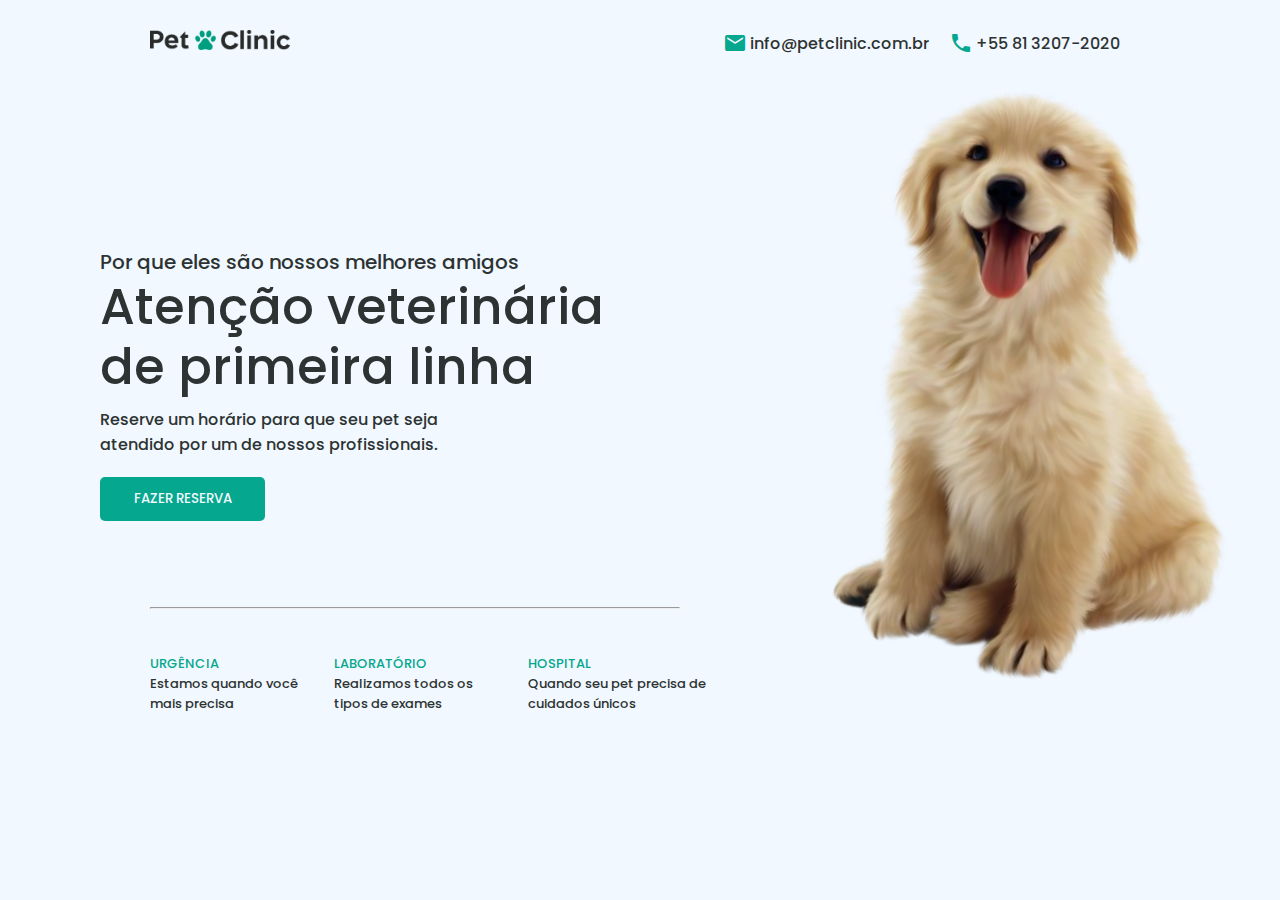
<file: index.html>
<!DOCTYPE html>
<html lang="pt-br">
<head>
    <meta charset="UTF-8">
    <meta http-equiv="X-UA-Compatible" content="IE=edge">
    <meta name="viewport" content="width=device-width, initial-scale=1.0">
    <link href="https://fonts.googleapis.com/icon?family=Material+Icons" rel="stylesheet">
    <link rel="stylesheet" href="./styles/style.css">
    <title>Pet Clinic - Home</title>
</head>
<body>
    <header>
        <div>
            <a href="./index.html"><img src="./images/logo.png" alt="Logo" class="logomarca"></a>
            <nav>
                <div>
                    <span class="material-icons">email</span>
                    <a href="mailto:info@petclinic.com.br">info@petclinic.com.br</a>
                </div>
                <div>
                    <span class="material-icons">
                        phone
                        </span>
                    <a href="tel:+558132072020">+55 81 3207-2020</a>
                </div>
            </nav>
        </div>
    </header>
    <section class="hero-section">
        <div class="hero-content">
            <p>Por que eles são nossos melhores amigos</p>
            <strong>Atenção veterinária <br> de primeira linha</strong>
            <main>Reserve um horário para que seu pet seja atendido por um de nossos profissionais.</main>
            <button class="primario" id="reserva">Fazer Reserva</button>
        </div>
        <img src="./images/mascote hero.png" alt="Mascote Pet Clinic">
    </section>
    <hr>
    <section class="listaItemsClinica">
        <div>
            <span>
                <p class="listaSubtitulo">Urgência</p>
                <p class="listaSubtituloP">Estamos quando você mais precisa</p>
            </span>
        </div>
        <div>
            <span>
                <p class="listaSubtitulo">Laboratório</p>
            <p class="listaSubtituloP">Realizamos todos os tipos de exames</p>
            </span>            
        </div>
        <div>
            <span>
                <p class="listaSubtitulo">Hospital</p>
                <p class="listaSubtituloP">Quando seu pet precisa de cuidados únicos</p>
            </span>            
        </div>
    </section>
    <script type="text/javascript">
        const btnRsv = document.querySelector('#reserva')
        btnRsv.addEventListener('click', (e) => {
            e.preventDefault()
            location.assign('./reserva.html')
        })
    </script>
</body>
</html>
</file>
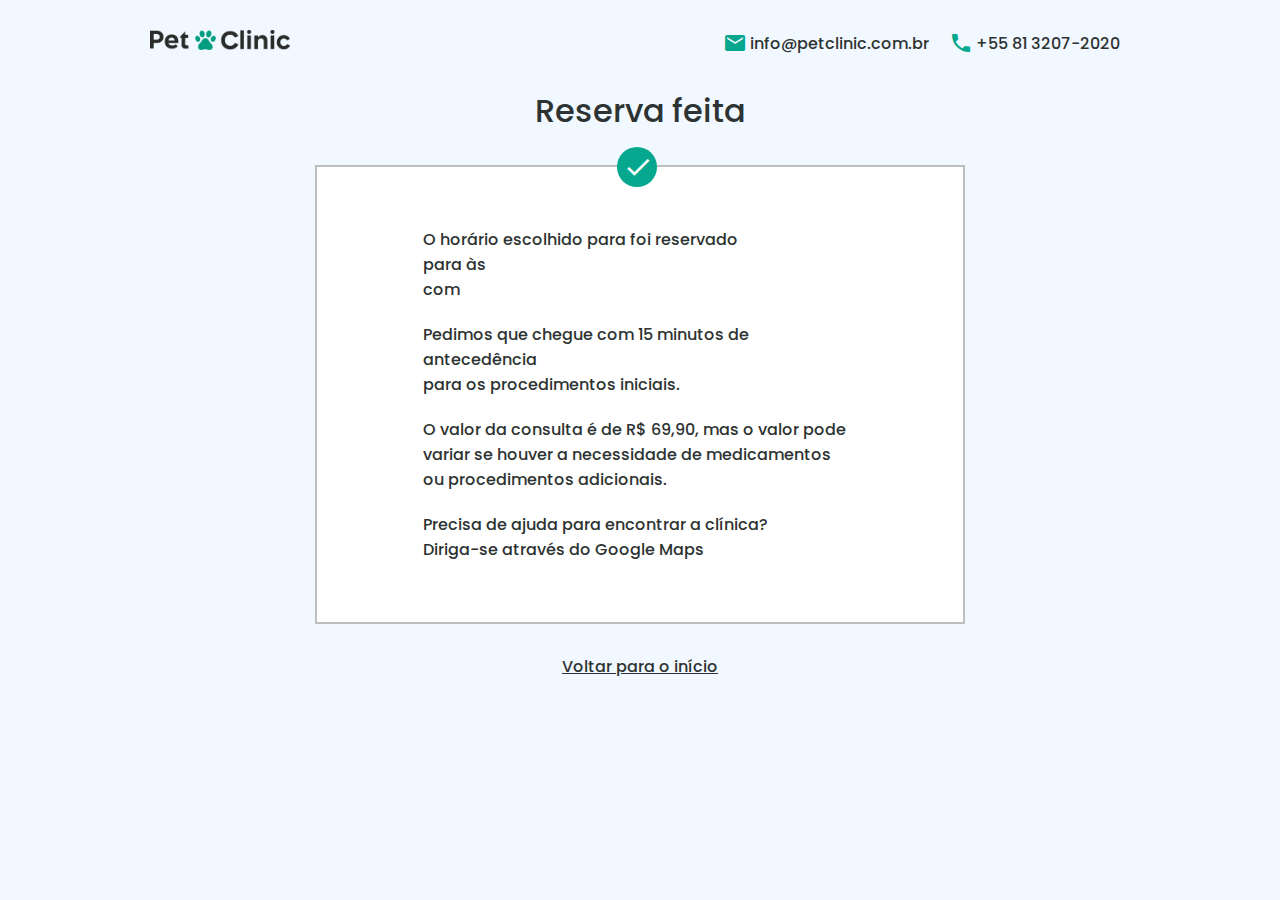
<file: checkout.html>
<!DOCTYPE html>
<html lang="pt-br">
<head>
    <meta charset="UTF-8">
    <meta http-equiv="X-UA-Compatible" content="IE=edge">
    <meta name="viewport" content="width=device-width, initial-scale=1.0">
    <link href="https://fonts.googleapis.com/icon?family=Material+Icons" rel="stylesheet">
    <link rel="stylesheet" href="https://cdnjs.cloudflare.com/ajax/libs/font-awesome/6.0.0/css/all.min.css"/>
    <link href="https://unpkg.com/swiper@8/swiper-bundle.min.css" rel="stylesheet"/>
    <script src="https://unpkg.com/swiper@8/swiper-bundle.min.js"></script>
    <link rel="stylesheet" href="./styles/style.css">
    <link rel="stylesheet" href="./styles/formulario.css">
    <title>Pet Clinic - Reserva efetuada</title>
</head>
<body>
    <div class="main-content">
        <header>
            <div>
                <a href="./index.html"><img src="./images/logo.png" alt="Logo" class="logomarca"></a>
                <nav>
                    <div>
                        <span class="material-icons">email</span>
                        <a href="mailto:info@petclinic.com.br">info@petclinic.com.br</a>
                    </div>
                    <div>
                        <span class="material-icons">
                            phone
                            </span>
                        <a href="tel:+558132072020">+55 81 3207-2020</a>
                    </div>
                </nav>
            </div>
        </header>
        <section>
            <h2 style="text-align: center; font-size: 2rem;">Reserva feita</h2>    
            <div class="msg-container">
                <div class="msg-rsv">
                    <p>O horário escolhido para <span id="pet-name" style="text-transform: capitalize;"></span> foi reservado <br> para <span id="data"></span> às <span id="horario"></span> <br>com <span id="veterinario"></span></p>
                    <p>Pedimos que chegue com 15 minutos de antecedência <br>para os procedimentos iniciais.</p>
                    <p>O valor da consulta é de R$ 69,90, mas o valor pode <br>variar se houver a necessidade de medicamentos <br>ou procedimentos adicionais.</p>

                    <p>Precisa de ajuda para encontrar a clínica?<br>
                        Diriga-se através do Google Maps
                    </p>
                </div>
                <div class="confirmacao">
                    <span class="material-icons">done</span>
                </div>
            </div>

            <div class="go-back"><a href="./">Voltar para o início</a></div>
               
        </section>
    </div>
    <div class="footer"><!-- Os botões de transição -->
        
    </div>
</body>
<script type="text/javascript" src="./js/temp.js"></script>
<script type="text/javascript" src="./js/vet.js"></script>
<script type="text/javascript" src="./js/hora.js"></script>
<script type="text/javascript" src="./js/form.js"></script>
<script type="text/javascript">

    const nomeAnimal = document.querySelector('#pet-name')
    nomeAnimal.textContent = form[0].petnome

    const diaMarcado = document.querySelector('#data')
    diaMarcado.textContent = hora[0].data

    const horarioAt = document.querySelector('#horario')
    horarioAt.textContent = hora[0].horario

    const veterinario = document.querySelector('#veterinario')
    veterinario.textContent = vet[0].veterinario
    
</script>
</html>
</file>
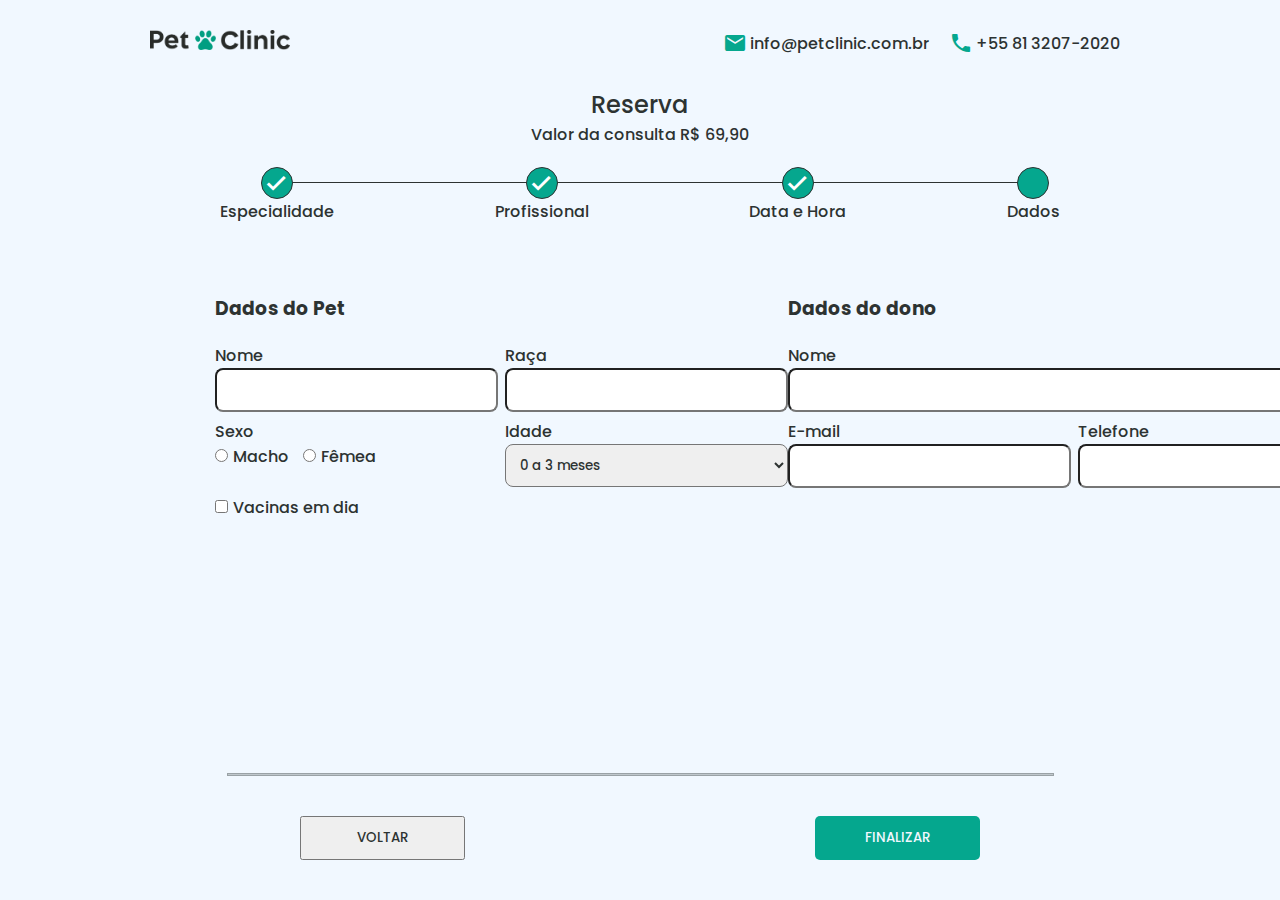
<file: formulario.html>
<!DOCTYPE html>
<html lang="pt-br">
<head>
    <meta charset="UTF-8">
    <meta http-equiv="X-UA-Compatible" content="IE=edge">
    <meta name="viewport" content="width=device-width, initial-scale=1.0">
    <link href="https://fonts.googleapis.com/icon?family=Material+Icons" rel="stylesheet">
    <link rel="stylesheet" href="https://cdnjs.cloudflare.com/ajax/libs/font-awesome/6.0.0/css/all.min.css"/>
    <link href="https://unpkg.com/swiper@8/swiper-bundle.min.css" rel="stylesheet"/>
    <script src="https://unpkg.com/swiper@8/swiper-bundle.min.js"></script>
    <link rel="stylesheet" href="./styles/style.css">
    <link rel="stylesheet" href="./styles/reserva.css">
    <link rel="stylesheet" href="./styles/formulario.css">
    <title>Pet Clinic - Formulário</title>
</head>
<body>
    <div class="main-content">
        <header>
            <div>
                <a href="./index.html"><img src="./images/logo.png" alt="Logo" class="logomarca"></a>
                <nav>
                    <div>
                        <span class="material-icons">email</span>
                        <a href="mailto:info@petclinic.com.br">info@petclinic.com.br</a>
                    </div>
                    <div>
                        <span class="material-icons">
                            phone
                            </span>
                        <a href="tel:+558132072020">+55 81 3207-2020</a>
                    </div>
                </nav>
            </div>
        </header>
        <section>
            <h2>Reserva</h2>
            <p class="valorConsulta">Valor da consulta R$ 69,90</p>
    
            <!-- barra de progresso -->
            <div class="barra-container">
                <ul class="barra-progresso">
                    <li class="ativado"><span class="material-icons topo">done</span>Especialidade</li>
                    <li class="ativado"><span class="material-icons topo topo1">done</span>Profissional</li>
                    <li class="ativado"><span class="material-icons topo topo2">done</span>Data e Hora</li>
                    <li class="ativado">Dados</li>
                </ul>
            </div>

            <div class="secoes">

                <div class="sec1">
        
                    <h3 class="subtitulo">Dados do Pet</h3>
                    
                    <div class="form-pet">

                        <div>
                            <p>Nome</p>
                            <input type="text" id="pet-name" required>
                        </div>
                        
                        <div>
                            <p>Raça</p>
                            <input type="text" id="breed" required>
                        </div>

                        
                        <div class="selecionaSexo">
                            <p>Sexo</p>
                            <div>
                                <label><input type="radio" name="pet-sex" value="macho">Macho</label>
                                <label><input type="radio" class="femea" name="pet-sex" value="femea">Fêmea</label>
                            </div>
                        </div>
                        
                        <div class="idade-pet">
                            <p>Idade</p>
                        <select name="" id="pet-age">
                            <option value="0 a 3 meses">0 a 3 meses</option>
                            <option value="4 a 6 meses">4 a 6 meses</option>
                            <option value="7 a 9 meses">7 a 9 meses</option>
                            <option value="10 a 12 meses">10 a 12 meses</option>
                            <option value="1 ano a 2 anos">1 ano a 2 anos</option>
                            <option value="3 ano a 5 anos">3 ano a 5 anos</option>
                            <option value="+ de 5 anos">+ de 5 anos</option>
                        </select>
                        </div>
                        
                        <label class="infovacinas"><input type="checkbox" id="vacinas" value="vacinas em dias">Vacinas em dia</label>
                    </div>

                </div>
                
                <div class="sec2">
                    <h3>Dados do dono</h3>

                    <div class="form-humano">
                        <div class="nome-humano">
                            <p>Nome</p>
                            <input type="text" id="nome" required>
                        </div>
                       
                        <div class="contato">
                            <p>E-mail</p>
                            <input type="email" id="email" required>
                        </div>
    
                        <div class="contato">
                            <p>Telefone</p>
                            <input type="tel" id="telefone" required>
                        </div>
                    </div>
                </div>
            </div>
        </section>
    </div>
    <div class="footer"><!-- Os botões de transição -->
        <div class="navegaTelas">
            <span>
                <button class="secundario" id="voltarPg">Voltar</button>
                <button class="primario2" id="proximo">Finalizar</button>
            </span>
        </div>
    </div>
    <script type="text/javascript" src="./js/form.js"></script>
</body>

<script type="text/javascript">

    //refresh automatico pra evitar bugs

    (function() {
        if( window.sessionStorage ) {
    
        if( !sessionStorage.getItem( 'firstLoad' ) ) {
            sessionStorage[ 'firstLoad' ] = true;
            window.location.reload();
    
        } else {
            sessionStorage.removeItem( 'firstLoad' );
        }
        }
    })();

    apagaform()

    const btnVoltar = document.querySelector('#voltarPg')
    const btnPrx = document.querySelector('#proximo')
    btnVoltar.addEventListener('click', (e) => {
        e.preventDefault()
        window.history.back()
    })

    const nomepet = document.querySelector('#pet-name')
    const raca = document.querySelector('#breed')
    const petSex = document.getElementsByName('pet-sex')
    const age = document.querySelector('#pet-age')
    const vacina = document.querySelector('#vacinas')
    const nome = document.querySelector('#nome')
    const email = document.querySelector('#email')
    const fone = document.querySelector('#telefone')

    btnPrx.addEventListener('click', (e) => {
        e.preventDefault()

        //capturar sexo do animal
        s = ''

        for(let i = 0; i < petSex.length; i++){
            if(petSex[i].checked == true){
                s += petSex[i].value
            }
        }
        
        //permitir ir para o prox apenas se todos os campos foram preenchidos foi escolhido
        if(nomepet.value == '' || raca.value == '' || s == '' || nome.value == '' || email.value == '' || fone.value == ''){
            alert('Preencha todos os campos')
        }else{
            if(vacina.checked == true ){
                criaform(nomepet.value, raca.value, s, age.value, 'vacinado', nome.value, email.value, fone.value)
                location.assign('./checkout.html')
            }else{
                criaform(nomepet.value, raca.value, s, age.value, 'não vacinado', nome.value, email.value, fone.value)
                location.assign('./checkout.html')
            }
        }
        



        

    })
</script>
</html>
</file>
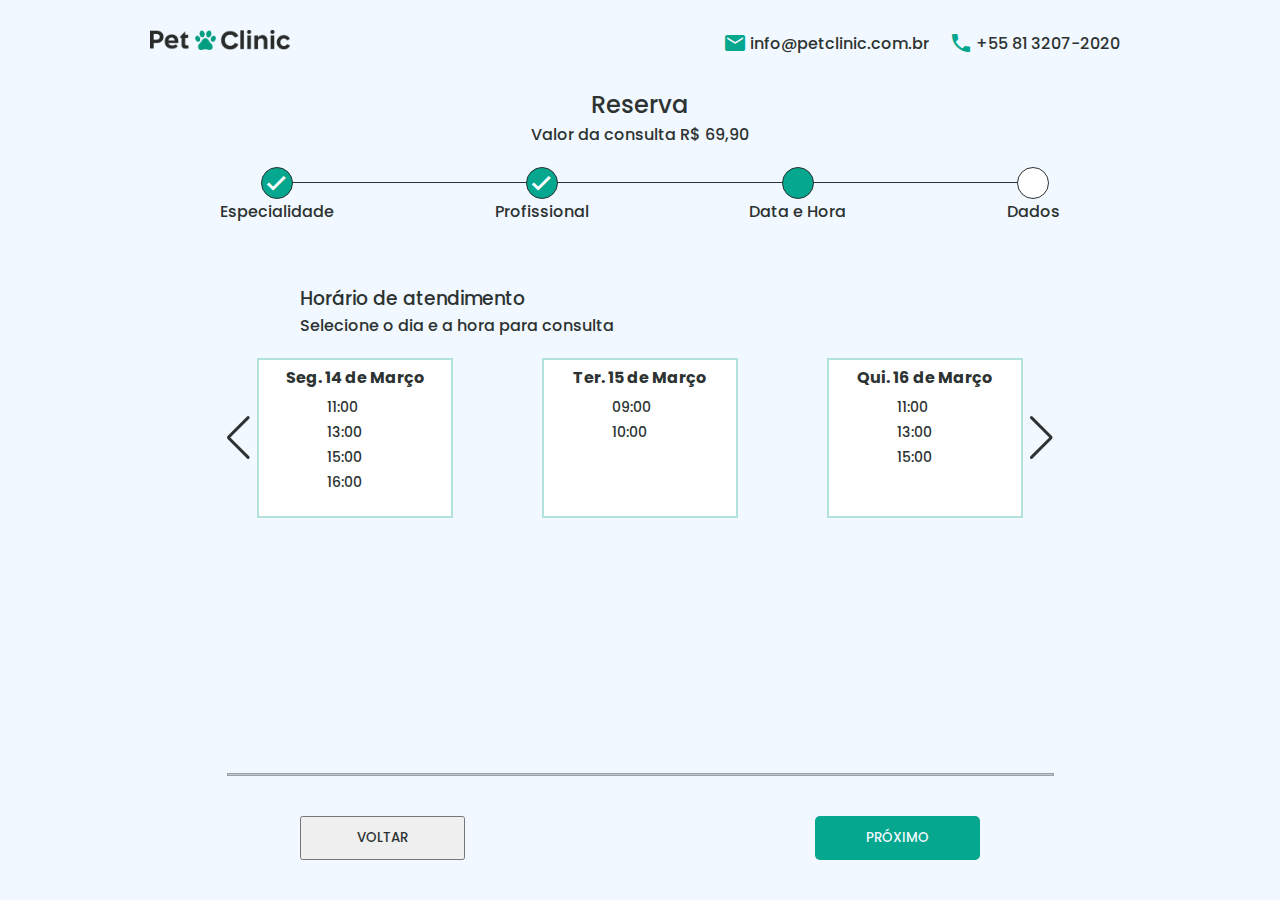
<file: horarios.html>
<!DOCTYPE html>
<html lang="pt-br">
<head>
    <meta charset="UTF-8">
    <meta http-equiv="X-UA-Compatible" content="IE=edge">
    <meta name="viewport" content="width=device-width, initial-scale=1.0">
    <link href="https://fonts.googleapis.com/icon?family=Material+Icons" rel="stylesheet">
    <link rel="stylesheet" href="https://cdnjs.cloudflare.com/ajax/libs/font-awesome/6.0.0/css/all.min.css"/>
    <link href="https://unpkg.com/swiper@8/swiper-bundle.min.css" rel="stylesheet"/>
    <script src="https://unpkg.com/swiper@8/swiper-bundle.min.js"></script>
    <link rel="stylesheet" href="./styles/style.css">
    <link rel="stylesheet" href="./styles/reserva.css">
    <link rel="stylesheet" href="./styles/horarios.css">
    <title>Pet Clinic - Horários</title>
</head>
<body>
    <div class="main-content">
        <header>
            <div>
                <a href="./index.html"><img src="./images/logo.png" alt="Logo" class="logomarca"></a>
                <nav>
                    <div>
                        <span class="material-icons">email</span>
                        <a href="mailto:info@petclinic.com.br">info@petclinic.com.br</a>
                    </div>
                    <div>
                        <span class="material-icons">
                            phone
                            </span>
                        <a href="tel:+558132072020">+55 81 3207-2020</a>
                    </div>
                </nav>
            </div>
        </header>
        <section>
            <h2>Reserva</h2>
            <p class="valorConsulta">Valor da consulta R$ 69,90</p>
    
            <!-- barra de progresso -->
            <div class="barra-container">
                <ul class="barra-progresso">
                    <li class="ativado"><span class="material-icons topo">done</span>Especialidade</li>
                    <li class="ativado"><span class="material-icons topo topo1">done</span>Profissional</li>
                    <li class="ativado">Data e Hora</li>
                    <li>Dados</li>
                </ul>
            </div>
    
            <h3>Horário de atendimento</h3>
            <p class="txtEscolha">Selecione o dia e a hora para consulta</p>
    
            <!-- Slider main container -->
            <div class="swiper">
                <!-- Additional required wrapper -->
                <div class="swiper-wrapper">
                    <!-- Slides -->
                    <div class="swiper-slide">
                        <label class="card-data">
                            <input type="radio" name="listaHoras" hidden>
                                <div class="info-data">
                                    <p>Seg. 14 de Março</p>
                                </div>
                                <div class="info-horas">
                                    <label class="horas"><input type="radio" hidden name="horarios"><span class="material-icons">done</span><p>11:00</p></label>
                                    <label class="horas"><input type="radio" hidden name="horarios"><span class="material-icons">done</span><p>13:00</p></label>
                                    <label class="horas"><input type="radio" hidden name="horarios"><span class="material-icons">done</span><p>15:00</p></label>
                                    <label class="horas"><input type="radio" hidden name="horarios"><span class="material-icons">done</span><p>16:00</p></label>
                                </div>
                        </label>
                    </div>
                    <div class="swiper-slide">
                        <label class="card-data">
                            <input type="radio" name="listaHoras" hidden>
                            <div class="info-data">
                                <p>Ter. 15 de Março</p>
                            </div>
                            <div class="info-horas">
                                <label class="horas"><input type="radio" hidden name="horarios"><span class="material-icons">done</span><p>09:00</p></label>
                                <label class="horas"><input type="radio" hidden name="horarios"><span class="material-icons">done</span><p>10:00</p></label>
                            </div>
                        </label>
                    </div>
                    <div class="swiper-slide">
                        <label class="card-data">
                            <input type="radio" name="listaHoras" hidden>
                            <div class="info-data">
                                <p>Qui. 16 de Março</p>
                            </div>
                            <div class="info-horas">
                                <label class="horas"><input type="radio" hidden name="horarios"><span class="material-icons">done</span><p>11:00</p></label>
                                <label class="horas"><input type="radio" hidden name="horarios"><span class="material-icons">done</span><p>13:00</p></label>
                                <label class="horas"><input type="radio" hidden name="horarios"><span class="material-icons">done</span><p>15:00</p></label>
                            </div>
                        </label>
                    </div>
                    <div class="swiper-slide">
                        <label class="card-data">
                            <input type="radio" name="listaHoras" hidden>
                            <div class="info-data">
                                <p>Sex. 17 de Março</p>
                            </div>
                            <div class="info-horas">
                                <label class="horas"><input type="radio" hidden name="horarios"><span class="material-icons">done</span><p>11:00</p></label>
                                <label class="horas"><input type="radio" hidden name="horarios"><span class="material-icons">done</span><p>13:00</p></label>
                            </div>
                        </label>
                    </div>
                </div>
      
                <!-- If we need navigation buttons -->
                <div class="swiper-button-prev"></div>
                <div class="swiper-button-next"></div>
      
            </div>
    
        </section>
    </div>
    
    <div class="footer"><!-- Os botões de transição -->
        <div class="navegaTelas">
            <span>
                <button class="secundario" id="voltarPg">Voltar</button>
                <button class="primario2" id="proximo">Próximo</button>
            </span>
        </div>
    </div>
    <script type="text/javascript" src="./js/hora.js"></script>
</body>
<script>
    const swiper = new Swiper('.swiper', {
    // Optional parameters
    direction: 'horizontal',
    loop: true,
    slidesPerView: 3,
    spaceBetween: 5,

    // If we need pagination
    pagination: {
        el: '.swiper-pagination',
    },

    // Navigation arrows
    navigation: {
        nextEl: '.swiper-button-next',
        prevEl: '.swiper-button-prev',
    },

    
    });
</script>
<script type="text/javascript">

//refresh automatico pra evitar bugs

    (function() {
        if( window.sessionStorage ) {
    
        if( !sessionStorage.getItem( 'firstLoad' ) ) {
            sessionStorage[ 'firstLoad' ] = true;
            window.location.reload();
    
        } else {
            sessionStorage.removeItem( 'firstLoad' );
        }
        }
    })();

    apagahora()

    const btnVoltar = document.querySelector('#voltarPg')
    const btnPrx = document.querySelector('#proximo')
    btnVoltar.addEventListener('click', (e) => {
        e.preventDefault()
        window.history.back()
    })

    const horas = document.getElementsByName('horarios')
    horas.forEach((h) => {
        h.addEventListener('change', () => {
            for(let i=0; i<horas.length; i++){
                if(horas[i].checked == true){
                    horas[i].parentNode.setAttribute('style', 'background-color: #05a78e;')                        
                    horas[i].parentNode.children[2].setAttribute('style', 'color: #fff;')
                }
                if(horas[i].checked == false){
                    horas[i].parentNode.removeAttribute('style')
                    horas[i].parentNode.children[2].removeAttribute('style')
                }
            }
        })
    })

    btnPrx.addEventListener('click', (e) => {
        e.preventDefault()

        //permitir ir para o prox apenas se um dos horários foi escolhido
        const escolheuHora = document.querySelectorAll('input[type=radio]:checked').length
        const hr = document.querySelectorAll('input[type=radio]:checked')
        if(escolheuHora > 0){
            let data = hr[0].parentNode.parentNode.parentNode.children[1].children[0].textContent
            let h = hr[0].parentNode.children[2].textContent
            criahora(data, h)
            location.assign('./formulario.html')
        }else{
            alert('Favor escolher ao menos 1 opção')
        }
    })
</script>
</html>
</file>
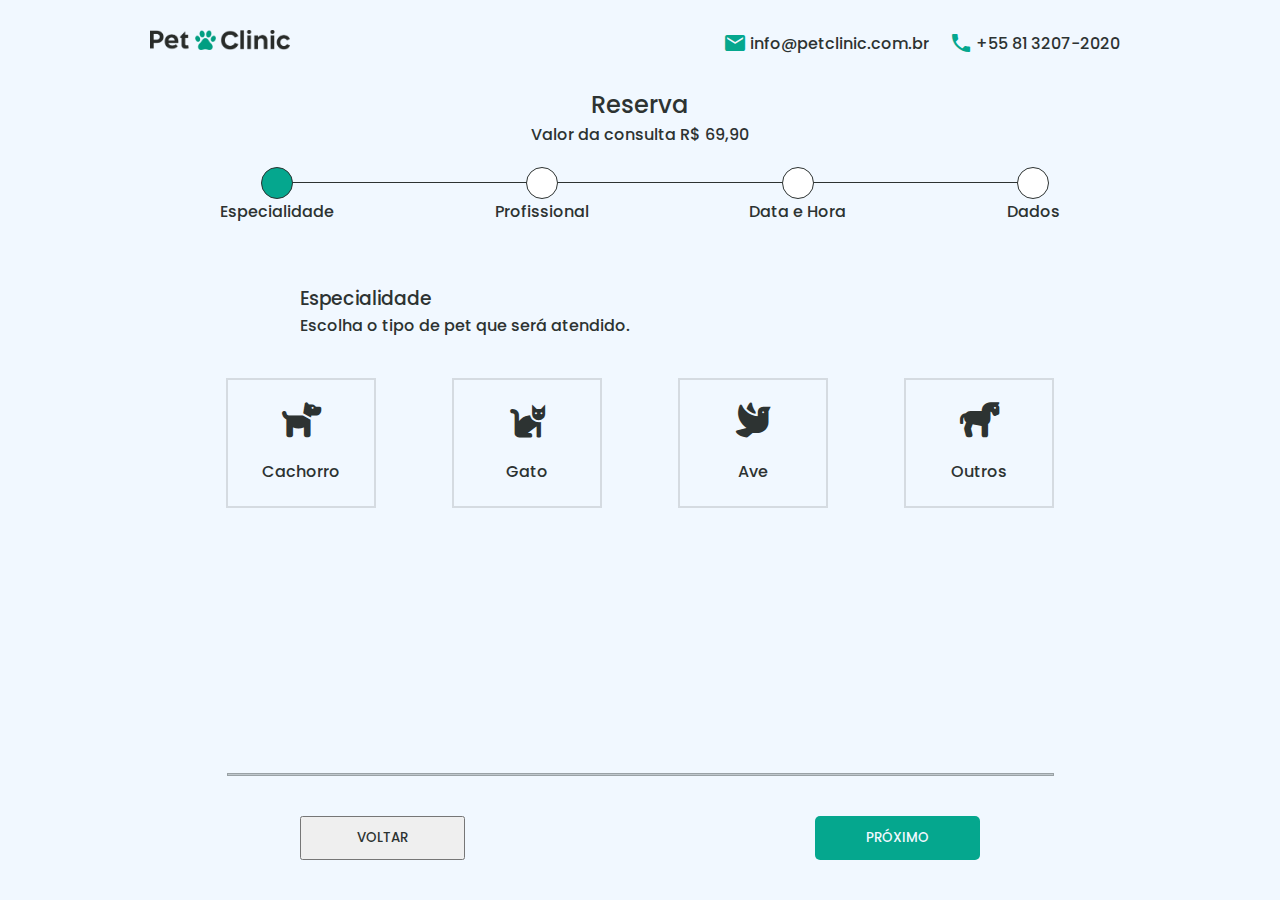
<file: reserva.html>
<!DOCTYPE html>
<html lang="pt-br">
<head>
    <meta charset="UTF-8">
    <meta http-equiv="X-UA-Compatible" content="IE=edge">
    <meta name="viewport" content="width=device-width, initial-scale=1.0">
    <link rel="stylesheet" href="https://cdnjs.cloudflare.com/ajax/libs/font-awesome/6.0.0/css/all.min.css"/>
    <link href="https://fonts.googleapis.com/icon?family=Material+Icons" rel="stylesheet">
    <link rel="stylesheet" href="./styles/reserva.css">
    <link rel="stylesheet" href="./styles/style.css">
    <title>Pet Clinic - Especialidades</title>
</head>
<body>
    <div class="main-content"><header>
        <div>
            <a href="./index.html"><img src="./images/logo.png" alt="Logo" class="logomarca"></a>
            <nav>
                <div>
                    <span class="material-icons">email</span>
                    <a href="mailto:info@petclinic.com.br">info@petclinic.com.br</a>
                </div>
                <div>
                    <span class="material-icons">
                        phone
                        </span>
                    <a href="tel:+558132072020">+55 81 3207-2020</a>
                </div>
            </nav>
        </div>
    </header>
    <section>
        <h2>Reserva</h2>
        <p class="valorConsulta">Valor da consulta R$ 69,90</p>

        <!-- barra de progresso -->
        <div class="barra-container">
            <ul class="barra-progresso">
                <li class="ativado"><p>Especialidade</p> </li>
                <li><p>Profissional</p></li>
                <li><p>Data e Hora</p></li>
                <li><p>Dados</p></li>
            </ul>
        </div>

        <h3>Especialidade</h3>
        <p class="txtEscolha">Escolha o tipo de pet que será atendido.</p>

        <div class="escolheAnimal">
            <label>
                <input type="radio" name="listaPet" hidden value="Cachorro">
                <i class="fa-solid fa-dog"></i>
                <p>Cachorro</p>
                <span class="material-icons escondeEscolha">done</span>
            </label>
            <label>
                <input type="radio" name="listaPet" hidden value="Gato">
                <i class="fa-solid fa-cat"></i>
                <p>Gato</p>
                <span class="material-icons escondeEscolha">done</span>
            </label>
            <label>
                <input type="radio" name="listaPet" hidden value="Ave">
                <i class="fa-solid fa-dove"></i>
                <p>Ave</p>
                <span class="material-icons escondeEscolha">done</span>
            </label>
            <label>
                <input type="radio" name="listaPet" hidden value="Outros">
                <i class="fa-solid fa-horse"></i>
                <p>Outros</p>
                <span class="material-icons escondeEscolha">done</span>
            </label>
    </section>
        </div>
    </div>
    <div class="footer">
        <div class="navegaTelas">
            <span>
                <button class="secundario" id="voltarPg">Voltar</button>
                <button class="primario2" id="proximo">Próximo</button>
            </span>
            
        </div>
    </div>
    <script type="text/javascript" src="./js/temp.js"></script>
</body>

<script type="text/javascript">

    //refresh automatico pra evitar bugs

    (function() {
        if( window.sessionStorage ) {
    
        if( !sessionStorage.getItem( 'firstLoad' ) ) {
            sessionStorage[ 'firstLoad' ] = true;
            window.location.reload();
    
        } else {
            sessionStorage.removeItem( 'firstLoad' );
        }
        }
    })();

    apagatemp()

    //selecao do animal 

    const listaAnimais = document.querySelectorAll('input')
    listaAnimais.forEach((animal) => {
        animal.addEventListener('change', () => {
            for(let i = 0; i < listaAnimais.length; i++){
                if(listaAnimais[i].checked == true){
                    animal.parentNode.children[1].setAttribute('style', 'color: #05a78e;')
                    animal.parentNode.setAttribute('style', 'border-color: #05a78e;')
                    animal.parentNode.children[3].setAttribute('class', 'material-icons escolheuPet')                        
                }
                if(listaAnimais[i].checked == false){
                    listaAnimais[i].parentNode.children[1].setAttribute('style', 'color: #2d3332;')
                    listaAnimais[i].parentNode.children[3].setAttribute('class', 'material-icons escondeEscolha')
                    listaAnimais[i].parentNode.setAttribute('style', 'border-color: #2d333225;')
                }
            }
        })
    })

    const btnVoltar = document.querySelector('#voltarPg')
    const btnPrx = document.querySelector('#proximo')
    btnVoltar.addEventListener('click', (e) => {
        e.preventDefault()
        window.history.back()
    })

    btnPrx.addEventListener('click', (e) => {
        e.preventDefault()

        //permitir ir para o prox apenas se um dos animais foi escolhido

        const animaisMarcado = document.querySelectorAll('input[type=radio]:checked').length
        const animal = document.querySelectorAll('input[type=radio]:checked')
        if(animaisMarcado > 0){
            criatemp(animal[0].value)
            location.assign('./veterinario.html')
        }else{
            alert('Favor escolher ao menos 1 opção')
        }

    })
</script>
</html>
</file>
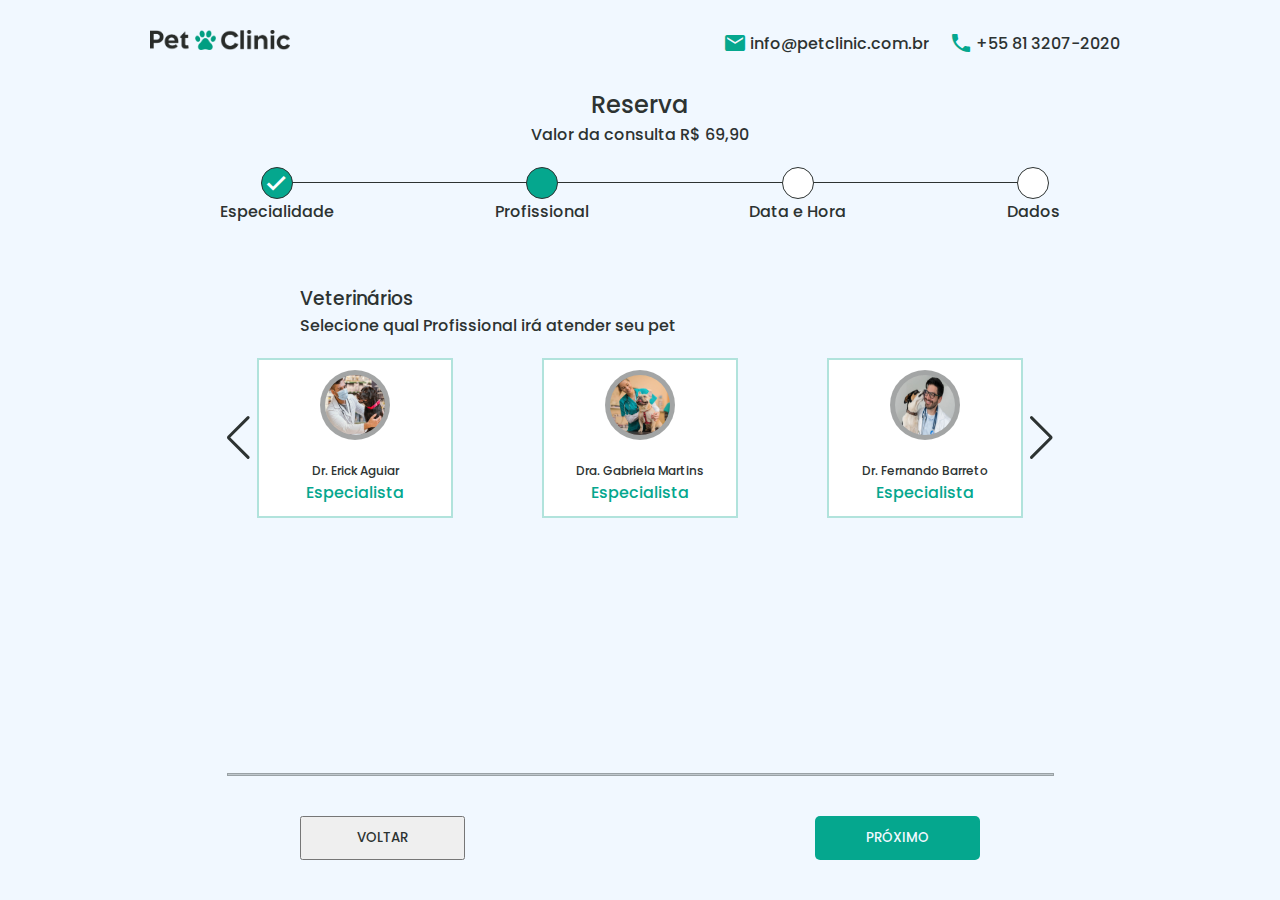
<file: veterinario.html>
<!DOCTYPE html>
<html lang="pt-br">
<head>
    <meta charset="UTF-8">
    <meta http-equiv="X-UA-Compatible" content="IE=edge">
    <meta name="viewport" content="width=device-width, initial-scale=1.0">
    <link href="https://fonts.googleapis.com/icon?family=Material+Icons" rel="stylesheet">
    <link rel="stylesheet" href="https://cdnjs.cloudflare.com/ajax/libs/font-awesome/6.0.0/css/all.min.css"/>
    <link href="https://unpkg.com/swiper@8/swiper-bundle.min.css" rel="stylesheet"/>
    <script src="https://unpkg.com/swiper@8/swiper-bundle.min.js"></script>
    <link rel="stylesheet" href="./styles/style.css">
    <link rel="stylesheet" href="./styles/reserva.css">
    <link rel="stylesheet" href="./styles/horarios.css">
    <title>Pet Clinic - Veterinários</title>
</head>
<body>
    <div class="main-content">
        <header>
            <div>
                <a href="./index.html"><img src="./images/logo.png" alt="Logo" class="logomarca"></a>
                <nav>
                    <div>
                        <span class="material-icons">email</span>
                        <a href="mailto:info@petclinic.com.br">info@petclinic.com.br</a>
                    </div>
                    <div>
                        <span class="material-icons">
                            phone
                            </span>
                        <a href="tel:+558132072020">+55 81 3207-2020</a>
                    </div>
                </nav>
            </div>
        </header>
        <section>
            <h2>Reserva</h2>
            <p class="valorConsulta">Valor da consulta R$ 69,90</p>
    
            <!-- barra de progresso -->
            <div class="barra-container">
                <ul class="barra-progresso">
                    <li class="ativado"><span class="material-icons topo">done</span>Especialidade</li>
                    <li class="ativado">Profissional</li>
                    <li>Data e Hora</li>
                    <li>Dados</li>
                </ul>
            </div>
    
            <h3>Veterinários</h3>
            <p class="txtEscolha">Selecione qual Profissional irá atender seu pet</p>
    
            <!-- Slider main container -->
            <div class="swiper">
                <!-- Additional required wrapper -->
                <div class="swiper-wrapper">
                    <!-- Slides -->
                    <div class="swiper-slide">
                        <label class="card">
                            <input type="radio" name="listaVets" hidden>
                                <div class="card-img">
                                    <img src="./images/vet1.jpg" alt="">
                                </div>
                                <div class="detalhes">
                                    <div class="nome">Dr. Erick Aguiar</div>
                                    <div class="profissao">Especialista</div>
                                    <span class="material-icons escondeEscolha">done</span>
                                </div>
                        </label>
                    </div>
                    <div class="swiper-slide">
                        <label class="card">
                            <input type="radio" name="listaVets" hidden>
                                <div class="card-img">
                                    <img src="./images/vet2.jpg" alt="">
                                </div>
                                <div class="detalhes">
                                    <div class="nome">Dra. Gabriela Martins</div>
                                    <div class="profissao">Especialista</div>
                                    <span class="material-icons escondeEscolha">done</span>
                                </div>
                        </label>
                    </div>
                    <div class="swiper-slide">
                        <label class="card">
                            <input type="radio" name="listaVets" hidden>
                                <div class="card-img">
                                    <img src="./images/vet3.jpg" alt="">
                                </div>
                                <div class="detalhes">
                                    <div class="nome">Dr. Fernando Barreto</div>
                                    <div class="profissao">Especialista</div>
                                    <span class="material-icons escondeEscolha">done</span>
                                </div>
                        </label>
                    </div>
                    <div class="swiper-slide">
                        <label class="card">
                            <input type="radio" name="listaVets" hidden>
                                <div class="card-img">
                                    <img src="./images/vet4.jpg" alt="">
                                </div>
                                <div class="detalhes">
                                    <div class="nome">Dr. Joaquim Augusto</div>
                                    <div class="profissao">Especialista</div>
                                    <span class="material-icons escondeEscolha">done</span>
                                </div>
                        </label>
                    </div>
                </div>
      
                <!-- If we need navigation buttons -->
                <div class="swiper-button-prev"></div>
                <div class="swiper-button-next"></div>
      
            </div>
    
        </section>
    </div>
    </section>
    <div class="footer"><!-- Os botões de transição -->
        <div class="navegaTelas">
            <span>
                <button class="secundario" id="voltarPg">Voltar</button>
                <button class="primario2" id="proximo">Próximo</button>
            </span>
        </div>
    </div>
    <script type="text/javascript" src="./js/vet.js"></script>
</body>
<script>
    const swiper = new Swiper('.swiper', {
    // Optional parameters
    direction: 'horizontal',
    loop: true,
    slidesPerView: 3,
    spaceBetween: 5,

    // If we need pagination
    pagination: {
        el: '.swiper-pagination',
    },

    // Navigation arrows
    navigation: {
        nextEl: '.swiper-button-next',
        prevEl: '.swiper-button-prev',
    },

    
    });

</script>
<script type="text/javascript">

    //refresh automatico pra evitar bugs

    (function() {
        if( window.sessionStorage ) {
    
        if( !sessionStorage.getItem( 'firstLoad' ) ) {
            sessionStorage[ 'firstLoad' ] = true;
            window.location.reload();
    
        } else {
            sessionStorage.removeItem( 'firstLoad' );
        }
        }
    })();

    apagavet()

    const btnVoltar = document.querySelector('#voltarPg')
    const btnPrx = document.querySelector('#proximo')
    btnVoltar.addEventListener('click', (e) => {
        e.preventDefault()
        window.history.back()
    })

    const listaVets = document.getElementsByName('listaVets')
        listaVets.forEach((v) => {
            v.addEventListener('change', () => {
                for(let i=0; i<listaVets.length; i++){
                    if(listaVets[i].checked == true){
                        listaVets[i].parentNode.setAttribute('style', 'border-color: #05a78e;')
                        listaVets[i].parentNode.children[1].setAttribute('style', 'background-color: #05a78e;')
                        listaVets[i].parentNode.children[2].children[2].setAttribute('class', 'material-icons escolheuPet')                                                
                    }
                    if(listaVets[i].checked == false){
                        listaVets[i].parentNode.setAttribute('style', 'border-color: #2d333250;')
                        listaVets[i].parentNode.children[1].setAttribute('style', 'background-color: #2d333270;')
                        listaVets[i].parentNode.children[2].children[2].setAttribute('class', 'material-icons escondeEscolha')
                    }
                }
            })
        })

    btnPrx.addEventListener('click', (e) => {
        e.preventDefault()

        //permitir ir para o prox apenas se um dos veterinários foi escolhido
        const escolheuVet = document.querySelectorAll('input[type=radio]:checked').length
        //pegar o dr veterinario selecionado
        const doutor = document.querySelectorAll('input[type=radio]:checked')
        
        if(escolheuVet > 0){
            criavet(doutor[0].parentNode.children[2].children[0].textContent)
            location.assign('./horarios.html')
        }else{
            alert('Favor escolher ao menos 1 opção')
        }

    })
</script>
</html>
</file>
<file: styles/style.css>
@import url('https://fonts.googleapis.com/css2?family=Poppins:wght@400;500;600;700;800&display=swap');
*{
    padding: 0;
    margin: 0;
    box-sizing: border-box;
    font-family: 'Poppins', sans-serif;
    color: #2d3332;
    font-weight: 500;
}

body{
    background-color: #f1f8ff;
}

header > div{
    display: flex;
    justify-content: space-between;
    align-items: center;
    margin: 30px 150px;
}

.logomarca{
    max-width: 140px;
}

.material-icons{
    color: #05a78e;
    margin-right: 3px;
}

nav{
    display: flex;
}

nav div{
    display: flex;
    align-items: center;
    margin: 0 10px;
}

nav div a{
    text-decoration: none;
    color: #2d3332;
} 

nav div img{
    margin: 0 10px;
}

@media(max-width: 960px){
    header > div{
        display: flex;
        margin: 20px;
    }

    nav{
        flex-direction: column;
    }

    nav > div{
        margin: 5px 0;
    }

    nav > div > p{
        font-size: 15px;
    }
        
}

.hero-section{
    display: flex;
    justify-content: space-evenly;
    align-items: center;
}

.hero-section img{
    max-width: 400px;
}

.hero-content{
    margin-left: 50px;
}

.hero-content > p{
    font-size: 20px;
}

.hero-content strong{
    font-size: 50px;
    line-height: 60px;
}

.hero-content main{
    margin-top: 10px;
    max-width: 50%;
}

.hero-content button{
    margin-top: 20px;
}

/* botao primario */
.primario{ 
    background-color: #05a78e;
    height: 44px;
    width: 165px;
    color: #f1f8ff;
    border: none;
    border-radius: 5px;
    font-weight: 500;
    text-transform: uppercase;
    cursor: pointer;
}

@media(max-width: 960px){
    .hero-section{
        display: block;
    }

    .hero-content{
        margin-left: 0px;
    }

    .hero-content > p{
        font-size: 14px;
        text-align: center;
    }

    .hero-content > strong{
        font-size: 40px;
        display: flex;
        text-align: center;
        justify-content: center;
        line-height: 45px;
        margin: 10px 0;
    }

    .hero-content > main{
        display: flex;
        text-align: center;
        justify-content: center;
        margin: 0 auto;
        max-width: 300px;
        font-size: 14px;
    }

    .primario{
        display: flex;
        justify-content: center;
        align-items: center;
        margin: 0 auto;
    }

    .hero-section img{
        max-width: 150px;
        display: flex;
        margin: 10px auto;
    }
}

hr{
    max-width: 530px;
    color: #2d3332;
    position: relative;
    top: -75px;
    left: 150px;
}

.listaSubtitulo{
    color: #05a78e;
    font-size: 13px;
    text-transform: uppercase;
}

.listaItemsClinica{
    display: flex;
    position: relative;
    top: -30px;
    justify-content: left;
    margin-left: 140px;
    max-width: 600px;
}

.listaItemsClinica > div{
    margin: 0 10px;
}

.listaSubtituloP{
    font-size: 13px;
}

@media (max-width: 960px) {
    hr{
        position: static;
        max-width: 340px;
        display: flex;
        margin: 0 auto;
    }

    .listaItemsClinica{
        display: block;
        position: static;
        justify-content: center;
        max-width: 100%;
        margin: 30px auto;
    }

    .listaItemsClinica > div{
        margin: 10px 30px;
    }

    .listaItemsClinica > div::before{
        content: '';
        height: 40px;
        width: 1px;
        display: flex;
        background-color: #05a78e;
        margin-right:10px ;
    }

    .listaItemsClinica > div{
        display: flex;
    }

    .listaSubtituloP{
        font-size: 14px;
    }

}
</file>
<file: styles/formulario.css>
h3{
    margin: 20px 0;
    font-weight: bold;
}

.secoes{
    display: flex;
    max-width: 850px;
    justify-content: space-between;
    margin: 50px auto;
}

.form-pet{
    display: grid;
    grid-template-columns: 1fr 1fr;
    grid-template-rows: 1fr 1fr 1fr;
    grid-gap: 7px;
}

.form-pet input{
    padding: 10px;
    border-radius: 8px;
}

.selecionaSexo label input{
    margin-right: 5px;
}

.femea{
    margin-left: 10px;
}

.idade-pet select{
    padding: 10px;
    border-radius: 8px;
    width: 100%;
}

.infovacinas input{
    margin-right: 5px;
}

.form-humano{
    display: grid;
    grid-template-columns: 1fr 1fr;
    grid-gap: 7px;
}

.nome-humano{
    grid-column: 1/3;
}

.nome-humano input{
    grid-column: 1/3;
    width: 100%;
    padding: 10px;
    border-radius: 8px;
}

.contato input{
    padding: 10px;
    border-radius: 8px;
}

@media(max-width:960px){
    .secoes{
        flex-direction: column;
        margin: 0 20px;
    }

    .form-pet{
        grid-template-columns: 1fr;
        grid-template-rows: 80px 80px 1fr 1fr 1fr;
        margin: 0 40px;
        align-items: center;
    }

    .selecionaSexo div{
        display: flex;
        width: 100%;
    }

    .selecionaSexo div label{
        display: flex;
        width: 100px;
        align-items: center;
    }

    .form-pet div input{
        width: 100%;
    }

    .form-humano{
        display: flex;
        flex-direction: column;
        margin: 0 40px;
    }

    .contato{
        margin-top: 15px;
    }

    .contato input{
        width: 100%;
    }

}

/*Pág de Checkout*/

.msg-container{
    border: solid 2px #2d333250;
    width: 650px;
    margin: 30px auto;
    position: relative;
    background-color: #fff;
}

.msg-rsv{
    width: 475px;
    margin: 60px auto;
    background-color: #fff;
}

.msg-rsv p{
    margin: 20px;
    font-size: 16px;
}

.confirmacao{
    background-color: #05a78e; 
    border-radius: 50%; 
    width: 40px; 
    height: 40px;
    position: absolute;
    margin: 0 auto;
    top: -20px;
    left: 300px;
    
}

.confirmacao span{
    color: #fff;
    margin-top: 5px;
    margin-left: 6px;
    font-size: 30px;
}

@media(max-width:960px){
    .msg-container{
        width: 325px;
    }

    .msg-rsv{
        margin: 45px auto;
        width: 275px;
    }

    .msg-rsv p{
        font-size: 12px;
    }

    .confirmacao{
        left: 140px;
        width: 30px;
        height: 30px;
    }

    .confirmacao span{
        margin-top: 4px;
        margin-left: 5px;
        font-size: 20px;
        font-weight: bold;
    }
}

.go-back{
    display: flex;
    justify-content: center;
}
</file>
<file: styles/reserva.css>
body{
    display: flex;
    flex-direction: column;
    min-height: 100vh;
}

.main-content{
    flex-grow: 1;
}

/*Página de Reserva*/

h2, .valorConsulta{
    text-align: center;
}

h3, .txtEscolha{
    margin-left: 300px;
}

h3{
    /* display: block; */
    margin-top: 60px;
}

/*Barra de Progresso*/

.barra-container{
    max-width: 1000px;
    margin: 20px auto;
    position: relative;

}

.barra-progresso{
    display: flex;
    justify-content: space-around;
    list-style: none;
}

.barra-progresso li::before{
    content: '';
    width: 30px;
    height: 30px;
    border: solid 1px #2d3332;
    border-radius: 50%;
    display: flex;
    text-align: center;
    margin: 0 auto;
    background-color: #fff;
}

.topo{
    position: absolute;
    width: 112px;
    top: 4px;
    text-align: center;
    color: #fff;
    font-weight: bold;
}

.topo1{
    width: 93px;
}

.topo2{
    width: 95px;
}

.barra-progresso li.ativado::before{
    background-color: #05a78e;
}

.barra-progresso li::after{
    content: '';
    position: absolute;
    width: 750px;
    height: 1px;
    background-color: #2d3332;
    top: 15px;
    left: 130px;
    z-index: -1;
}

@media(max-width: 960px){

    .barra-progresso li::after{
        width: 290px;
        left: 60px;
    }

    .barra-progresso li {
        font-size: 0px;
    }

    .topo{
        width: 31px;
    }
}

.barra-progresso li:first-child ::after{
    content: none;
}

/*Escolhe animal*/

.escolheAnimal{
    display: flex;
    flex-wrap: wrap;
    margin: 30px auto;
    justify-content: space-evenly;
    max-width: 960px;
}

.escolheAnimal > label{
    display: flex;
    position: relative;
    margin: 10px;
    flex: 0 0 150px;
    width: 130px;
    height: 130px;
    justify-content: space-evenly;
    flex-direction: column;
    align-items: center;
    border: solid 2px #2d333225;
    transition: 0.6s;
}

.escolheAnimal  label.escolheuPet{
    border-color: solid 2px #05a78e;
}

.escolheAnimal > label > i{
    font-size: 35px;
}

.navegaTelas::before{
    content: '';
    display: block;
    margin: 20px auto;
    width: 825px;
    height: 1px;
    border: solid 1px #2d333240;
    background-color: #2d333240;
}

.navegaTelas > span{
    display: flex;
    justify-content: space-between;
    max-width: 100%;
    margin: 40px auto;
}

.secundario{
    background-color: none;
    border-color: solid 2px #2d3332;
    text-transform: uppercase;
    height: 44px;
    width: 165px;
    font-weight: 500;
    margin-left: 300px;
    cursor: pointer;
}

.primario2{
    background-color: #05a78e;
    height: 44px;
    width: 165px;
    color: #f1f8ff;
    border: none;
    border-radius: 5px;
    font-weight: 500;
    text-transform: uppercase;
    margin-right: 300px;
    cursor: pointer;
}

.escolheuPet{
    position: absolute;
    top: 0px;
    right: 0;
}

.escondeEscolha{
    display:none;
}

@media(max-width:960px){

    .navegaTelas::before{
        width: 350px;
    }

    .navegaTelas > span{
        display: flex;
        justify-content: space-between;
        max-width: 100%;
        margin: 40px auto;
    }
    
    .secundario{
        margin-left: 20px;
    }
    
    .primario2{
        margin-right: 20px;
    }

    h3, .txtEscolha{
        margin-left: 20px;
    }

}

/*Slider pag veterinario*/

.swiper {
    max-width: 850px;
    height: 200px;
}

.swiper-slide{
    display: flex;
    justify-content: space-evenly;
    align-items: center;
    justify-self: center;
    /* background-color: #2d333210; */
}

.card{
    display: flex;
    height: 160px;
    width: 70%;
    flex-direction: column;
    background-color: #fff;
    justify-content: space-around;
    align-items: center;
    border: solid 2px #05a78e50;
    transition: 0.5s;
    position: relative;
}

.card:hover{
    border-color: #05a78e;
}

.card-img{
    width: 70px;
    height: 70px;
    background-color: #2d333270;
    margin: 0 auto;
    border-radius: 50%;
}

.card-img img{
    width: 60px;
    height: 60px;
    display: flex;
    margin: 5px auto;
    justify-content: center;
    align-items: center;
    border-radius: 50%;
}

@media(max-width:960px){
    .swiper {
        margin-top: 50px;
        max-width: 350px;
    }

    .card{
        width: 100%;
    }

    .nome{
        font-size: 9px;
    }

    .profissao{
        font-size: 10px;
    }
}

.swiper-button-next, 
.swiper-button-prev{
    color: #2d3332;
}

.detalhes{
    text-align: center;
}

.nome{
    font-size: 12px;
}

.profissao{
    color: #05a78e;
}
</file>
<file: styles/horarios.css>
body{
    display: flex;
    flex-direction: column;
    min-height: 100vh;
}

.main-content{
    flex-grow: 1;
}

.card-data{
    display: flex;
    height: 160px;
    width: 70%;
    flex-direction: column;
    background-color: #fff;
    justify-content: flex-start;
    align-items: center;
    border: solid 2px #05a78e50;
    transition: 0.5s;
    position: relative;
}

.info-data p{
    margin: 5px;
    font-weight: 700;
}

.info-horas{
    width: 90%;
}

.horas{
    margin: 1px 2px;
    /* text-align: center; */
    border-radius: 3px;
    color: #2d333280;
    display: grid;
    grid-template-columns: 1fr 2fr;
    justify-content: center;
    align-items: center;
}

.horas span{
    color: #fff;
}

.horas p{
    font-size: 14px;
}

@media(max-width: 960px){
    .card-data{
        width: 100%;
        
    }

    .info-data p{
        font-size: 11px;
    }

    .horas p{
        font-size: 11px;
    }
}

.footer{
    /* position: absolute; */
    bottom: 0;
}
</file>
